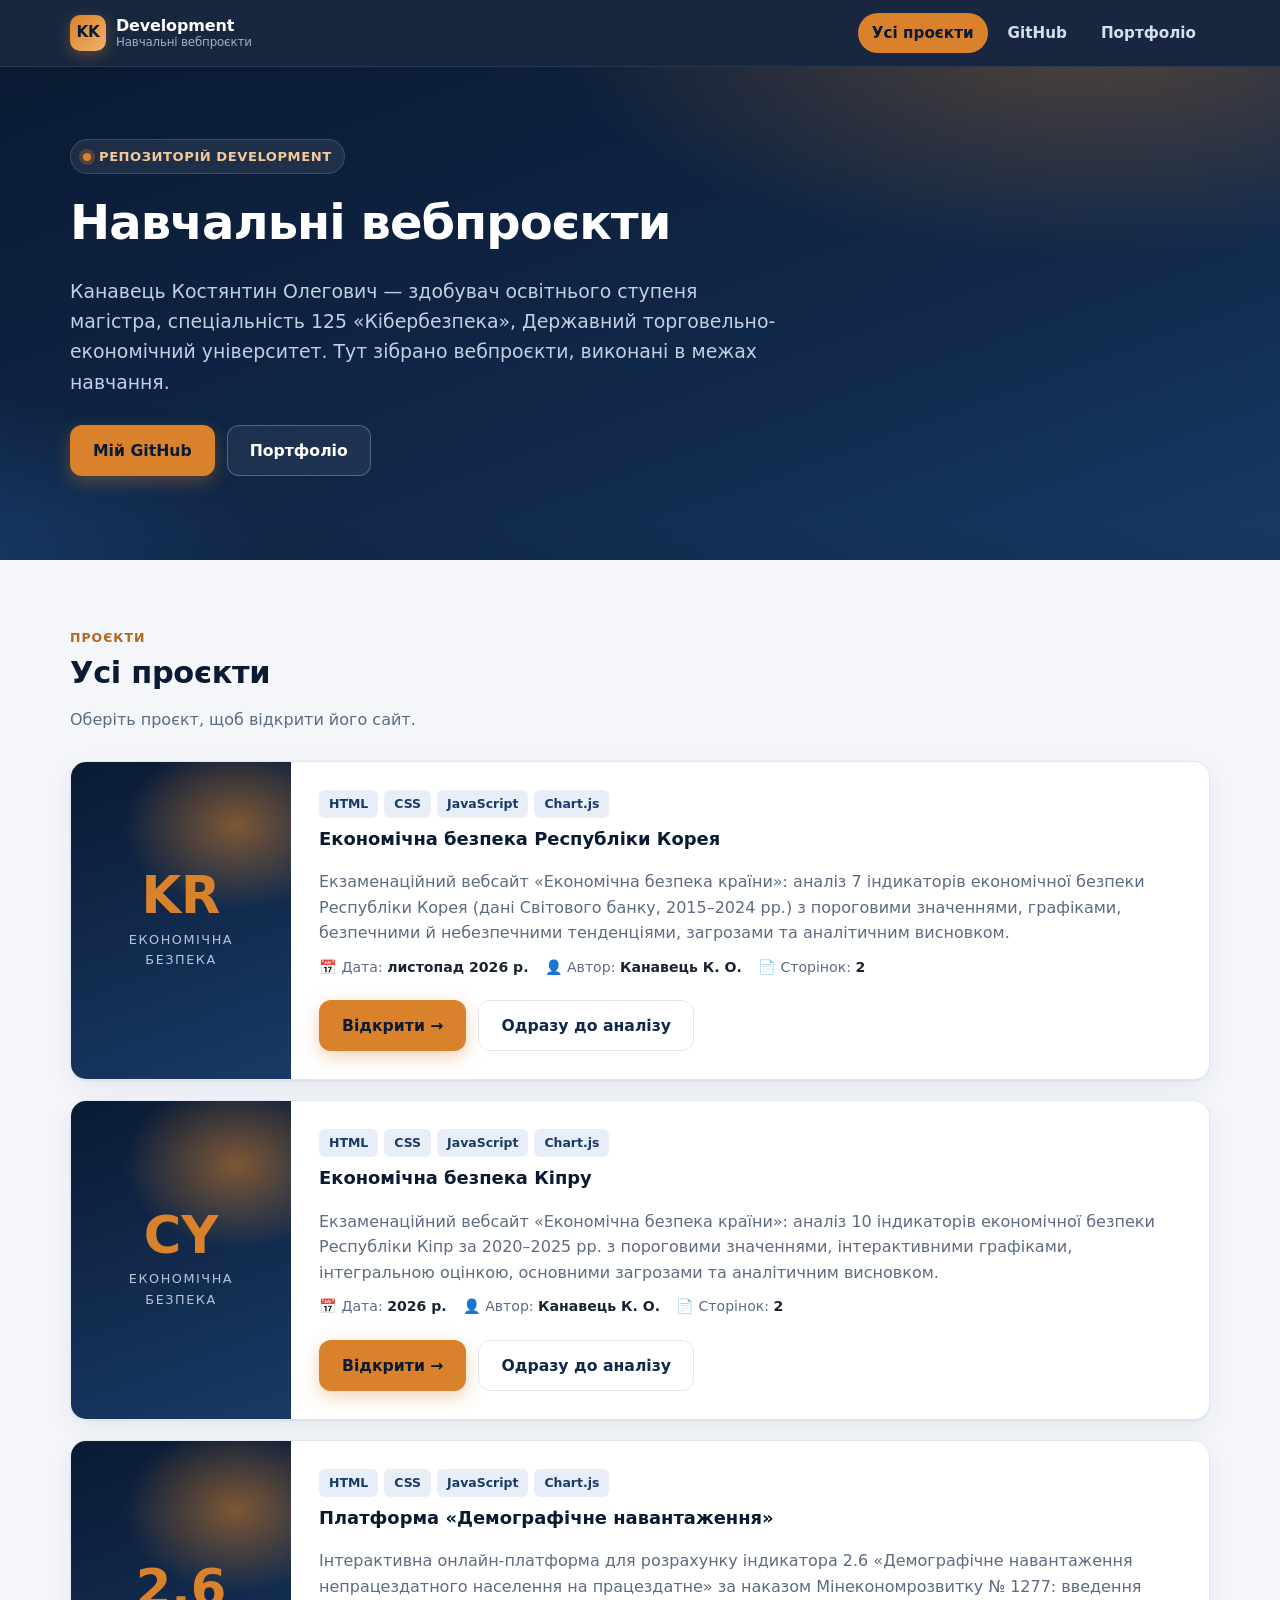
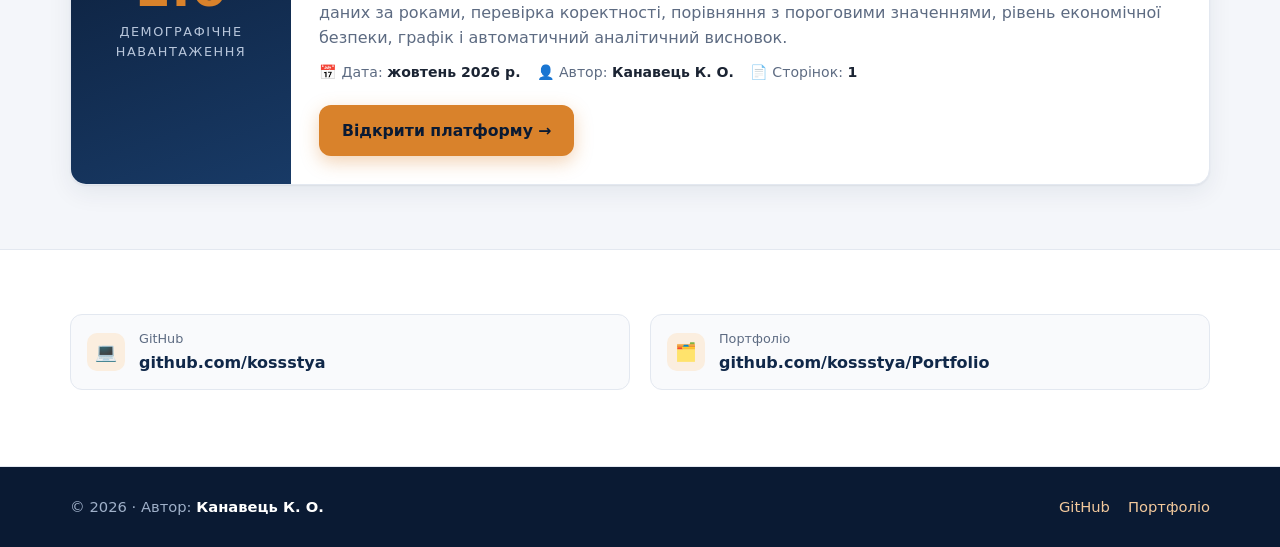
<file: index.html>
<!DOCTYPE html>
<html lang="uk">
<head>
  <meta charset="UTF-8">
  <meta name="viewport" content="width=device-width, initial-scale=1.0">
  <meta name="description" content="Development — навчальні вебпроєкти Канавця Костянтина Олеговича.">
  <meta name="referrer" content="strict-origin-when-cross-origin">
  <meta name="author" content="Канавець Костянтин Олегович">
  <title>Development — проєкти Костянтина Канавця</title>
  <link rel="stylesheet" href="cyprus-economic-security/css/style.css">
</head>
<body>

  <header class="site-header">
    <div class="container nav">
      <a class="brand" href="index.html" aria-label="Development — усі проєкти">
        <span class="brand-logo">KK</span>
        <span>Development<small>Навчальні вебпроєкти</small></span>
      </a>
      <button class="nav-toggle" type="button" aria-label="Відкрити меню" aria-expanded="false" aria-controls="nav-links"><span></span></button>
      <ul class="nav-links" id="nav-links">
        <li><a href="index.html" class="active" aria-current="page">Усі проєкти</a></li>
        <li><a href="https://github.com/kossstya" target="_blank" rel="noopener noreferrer">GitHub</a></li>
        <li><a href="https://github.com/kossstya/Portfolio" target="_blank" rel="noopener noreferrer">Портфоліо</a></li>
      </ul>
    </div>
  </header>

  <main>
    <section class="hero">
      <div class="container">
        <span class="eyebrow">Репозиторій Development</span>
        <h1>Навчальні вебпроєкти</h1>
        <p class="lead">Канавець Костянтин Олегович — здобувач освітнього ступеня магістра,
          спеціальність 125 «Кібербезпека», Державний торговельно-економічний університет.
          Тут зібрано вебпроєкти, виконані в межах навчання.</p>
        <div class="btn-row">
          <a class="btn btn-primary" href="https://github.com/kossstya" target="_blank" rel="noopener noreferrer">Мій GitHub</a>
          <a class="btn btn-ghost" href="https://github.com/kossstya/Portfolio" target="_blank" rel="noopener noreferrer">Портфоліо</a>
        </div>
      </div>
    </section>

    <section class="section">
      <div class="container">
        <div class="section-head reveal">
          <span class="section-kicker">Проєкти</span>
          <h2>Усі проєкти</h2>
          <p>Оберіть проєкт, щоб відкрити його сайт.</p>
        </div>

        <article class="card project-card reveal">
          <div class="project-cover">
            <div>
              <div class="big">KR</div>
              <div class="sub">Економічна безпека</div>
            </div>
          </div>
          <div class="project-body">
            <div class="tags">
              <span class="tag">HTML</span>
              <span class="tag">CSS</span>
              <span class="tag">JavaScript</span>
              <span class="tag">Chart.js</span>
            </div>
            <h3 class="mt-0">Економічна безпека Республіки Корея</h3>
            <p>Екзаменаційний вебсайт «Економічна безпека країни»: аналіз 7 індикаторів економічної
              безпеки Республіки Корея (дані Світового банку, 2015–2024 рр.) з пороговими значеннями,
              графіками, безпечними й небезпечними тенденціями, загрозами та аналітичним висновком.</p>
            <div class="project-meta">
              <span>📅 Дата: <b><time datetime="2026-11">листопад 2026 р.</time></b></span>
              <span>👤 Автор: <b>Канавець К. О.</b></span>
              <span>📄 Сторінок: <b>2</b></span>
            </div>
            <div class="btn-row" style="margin-top:12px">
              <a class="btn btn-primary" href="korea-economic-security/index.html">Відкрити →</a>
              <a class="btn btn-outline" href="korea-economic-security/analysis.html">Одразу до аналізу</a>
            </div>
          </div>
        </article>

        <article class="card project-card reveal" style="margin-top:20px">
          <div class="project-cover">
            <div>
              <div class="big">CY</div>
              <div class="sub">Економічна безпека</div>
            </div>
          </div>
          <div class="project-body">
            <div class="tags">
              <span class="tag">HTML</span>
              <span class="tag">CSS</span>
              <span class="tag">JavaScript</span>
              <span class="tag">Chart.js</span>
            </div>
            <h3 class="mt-0">Економічна безпека Кіпру</h3>
            <p>Екзаменаційний вебсайт «Економічна безпека країни»: аналіз 10 індикаторів економічної
              безпеки Республіки Кіпр за 2020–2025 рр. з пороговими значеннями, інтерактивними
              графіками, інтегральною оцінкою, основними загрозами та аналітичним висновком.</p>
            <div class="project-meta">
              <span>📅 Дата: <b><time datetime="2026">2026 р.</time></b></span>
              <span>👤 Автор: <b>Канавець К. О.</b></span>
              <span>📄 Сторінок: <b>2</b></span>
            </div>
            <div class="btn-row" style="margin-top:12px">
              <a class="btn btn-primary" href="cyprus-economic-security/index.html">Відкрити →</a>
              <a class="btn btn-outline" href="cyprus-economic-security/analysis.html">Одразу до аналізу</a>
            </div>
          </div>
        </article>

        <article class="card project-card reveal" style="margin-top:20px">
          <div class="project-cover">
            <div>
              <div class="big">2.6</div>
              <div class="sub">Демографічне навантаження</div>
            </div>
          </div>
          <div class="project-body">
            <div class="tags">
              <span class="tag">HTML</span>
              <span class="tag">CSS</span>
              <span class="tag">JavaScript</span>
              <span class="tag">Chart.js</span>
            </div>
            <h3 class="mt-0">Платформа «Демографічне навантаження»</h3>
            <p>Інтерактивна онлайн-платформа для розрахунку індикатора 2.6 «Демографічне навантаження
              непрацездатного населення на працездатне» за наказом Мінекономрозвитку № 1277: введення
              даних за роками, перевірка коректності, порівняння з пороговими значеннями, рівень
              економічної безпеки, графік і автоматичний аналітичний висновок.</p>
            <div class="project-meta">
              <span>📅 Дата: <b><time datetime="2026-10">жовтень 2026 р.</time></b></span>
              <span>👤 Автор: <b>Канавець К. О.</b></span>
              <span>📄 Сторінок: <b>1</b></span>
            </div>
            <div class="btn-row" style="margin-top:12px">
              <a class="btn btn-primary" href="demographic-load/index.html">Відкрити платформу →</a>
            </div>
          </div>
        </article>
      </div>
    </section>

    <section class="section section-alt">
      <div class="container grid grid-2">
        <a class="contact-link reveal" href="https://github.com/kossstya" target="_blank" rel="noopener noreferrer">
          <span class="icon-badge">💻</span>
          <span><small>GitHub</small><strong>github.com/kossstya</strong></span>
        </a>
        <a class="contact-link reveal" href="https://github.com/kossstya/Portfolio" target="_blank" rel="noopener noreferrer">
          <span class="icon-badge">🗂️</span>
          <span><small>Портфоліо</small><strong>github.com/kossstya/Portfolio</strong></span>
        </a>
      </div>
    </section>
  </main>

  <footer class="site-footer">
    <div class="container footer-inner">
      <div>© 2026 · Автор: <strong>Канавець К. О.</strong></div>
      <nav class="footer-links" aria-label="Посилання в підвалі">
        <a href="https://github.com/kossstya" target="_blank" rel="noopener noreferrer">GitHub</a>
        <a href="https://github.com/kossstya/Portfolio" target="_blank" rel="noopener noreferrer">Портфоліо</a>
      </nav>
    </div>
  </footer>

  <button class="to-top" type="button" aria-label="Повернутися вгору">↑</button>

  <script src="cyprus-economic-security/js/main.js"></script>
</body>
</html>
</file>
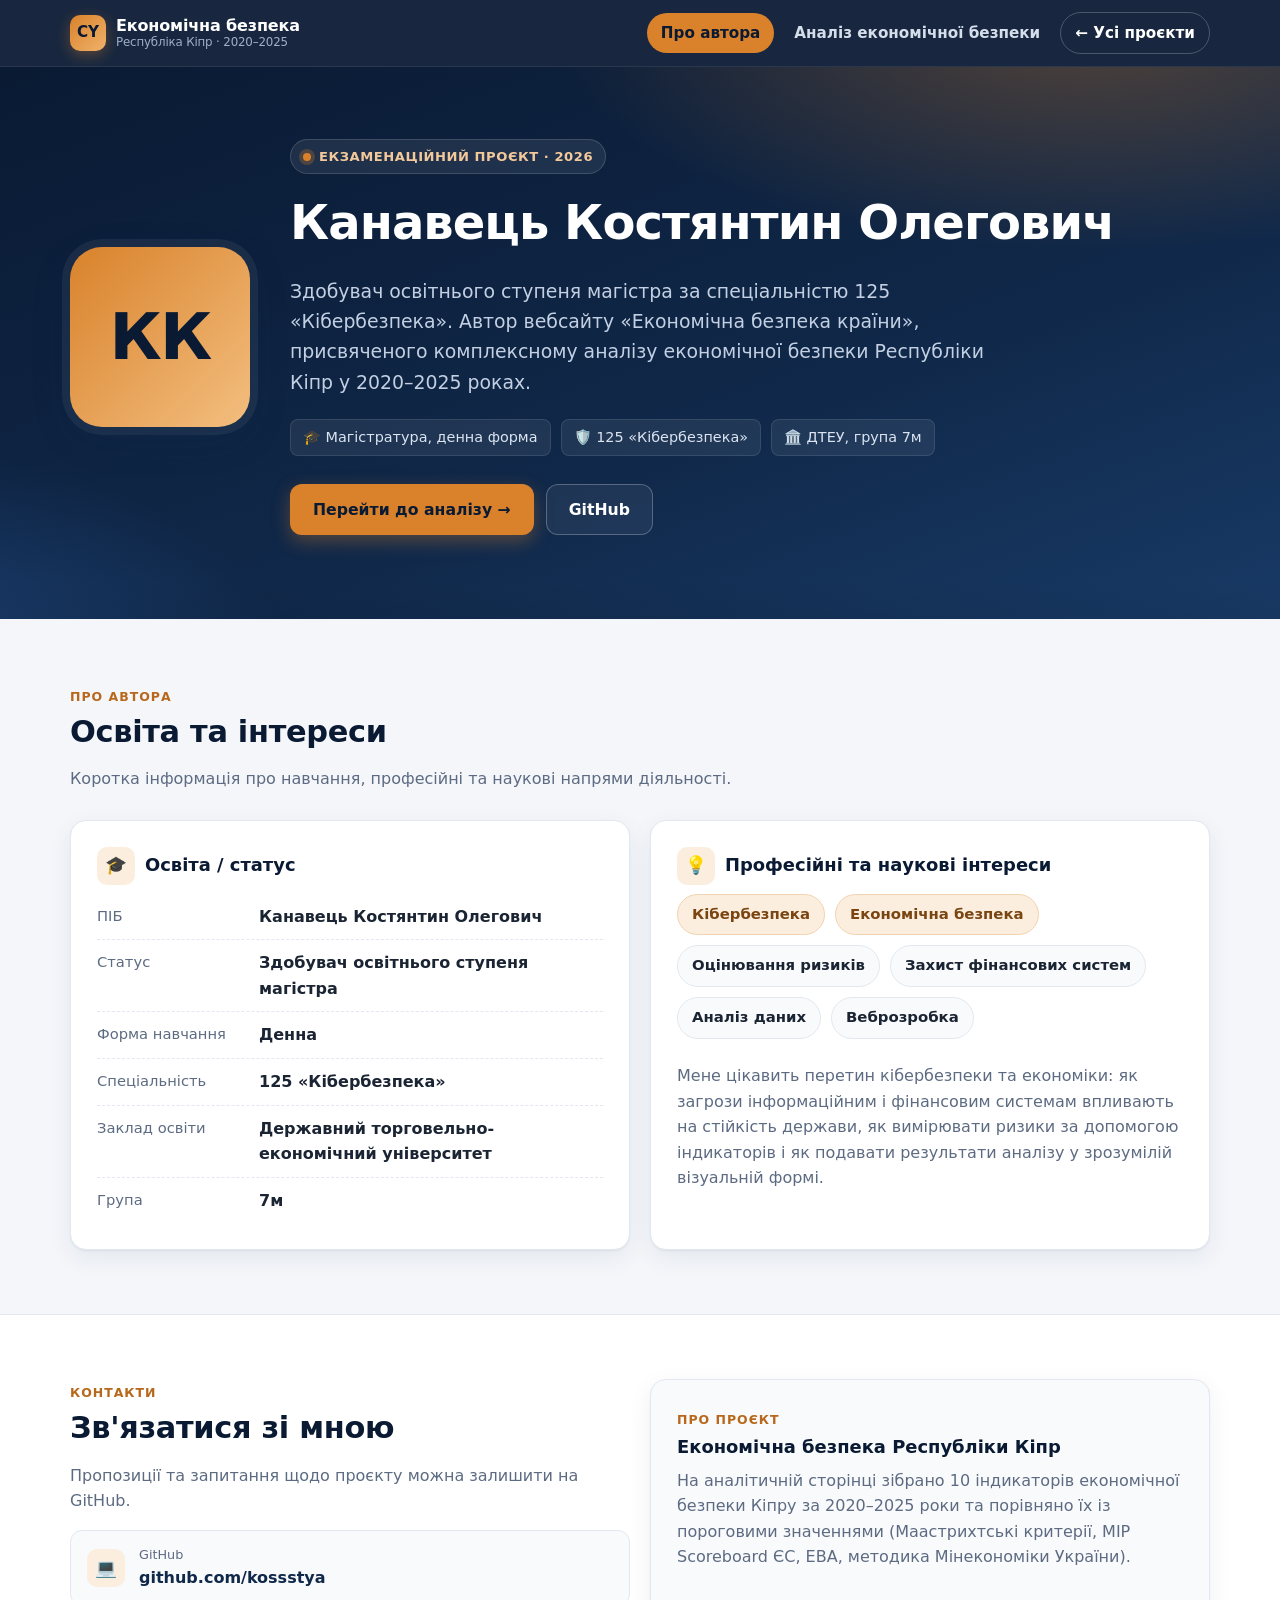
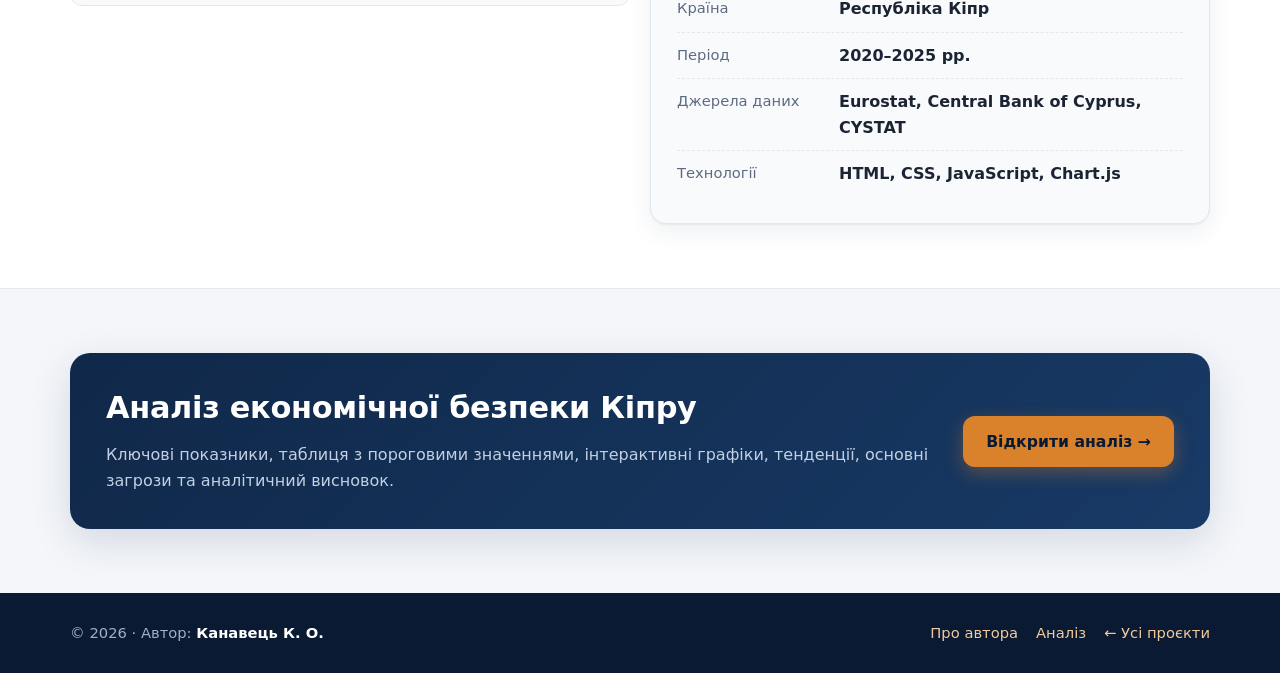
<file: cyprus-economic-security/index.html>
<!DOCTYPE html>
<html lang="uk">
<head>
  <meta charset="UTF-8">
  <meta name="viewport" content="width=device-width, initial-scale=1.0">
  <meta name="description" content="Економічна безпека країни: аналіз Республіки Кіпр. Автор — Канавець Костянтин Олегович.">
  <meta name="referrer" content="strict-origin-when-cross-origin">
  <meta name="author" content="Канавець Костянтин Олегович">
  <title>Про автора — Економічна безпека Кіпру</title>
  <link rel="stylesheet" href="css/style.css">
</head>
<body>

  <header class="site-header">
    <div class="container nav">
      <a class="brand" href="index.html" aria-label="Економічна безпека країни — головна">
        <span class="brand-logo">CY</span>
        <span>Економічна безпека<small>Республіка Кіпр · 2020–2025</small></span>
      </a>
      <button class="nav-toggle" type="button" aria-label="Відкрити меню" aria-expanded="false" aria-controls="nav-links"><span></span></button>
      <ul class="nav-links" id="nav-links">
        <li><a href="index.html" class="active" aria-current="page">Про автора</a></li>
        <li><a href="analysis.html">Аналіз економічної безпеки</a></li>
        <li><a href="../index.html" class="nav-back">← Усі проєкти</a></li>
      </ul>
    </div>
  </header>

  <main>
    <section class="hero">
      <div class="container hero-grid">
        <div class="avatar" aria-hidden="true">КК</div>
        <div>
          <span class="eyebrow">Екзаменаційний проєкт · 2026</span>
          <h1>Канавець Костянтин Олегович</h1>
          <p class="lead">Здобувач освітнього ступеня магістра за спеціальністю 125 «Кібербезпека».
            Автор вебсайту «Економічна безпека країни», присвяченого комплексному аналізу
            економічної безпеки Республіки Кіпр у 2020–2025 роках.</p>
          <div class="hero-meta">
            <span>🎓 Магістратура, денна форма</span>
            <span>🛡️ 125 «Кібербезпека»</span>
            <span>🏛️ ДТЕУ, група 7м</span>
          </div>
          <div class="btn-row">
            <a class="btn btn-primary" href="analysis.html">Перейти до аналізу →</a>
            <a class="btn btn-ghost" href="https://github.com/kossstya" target="_blank" rel="noopener noreferrer">GitHub</a>
          </div>
        </div>
      </div>
    </section>

    <section class="section">
      <div class="container">
        <div class="section-head reveal">
          <span class="section-kicker">Про автора</span>
          <h2>Освіта та інтереси</h2>
          <p>Коротка інформація про навчання, професійні та наукові напрями діяльності.</p>
        </div>

        <div class="grid grid-2">
          <article class="card info-card reveal">
            <h3><span class="icon-badge">🎓</span>Освіта / статус</h3>
            <ul class="info-list">
              <li><span class="k">ПІБ</span><span class="v">Канавець Костянтин Олегович</span></li>
              <li><span class="k">Статус</span><span class="v">Здобувач освітнього ступеня магістра</span></li>
              <li><span class="k">Форма навчання</span><span class="v">Денна</span></li>
              <li><span class="k">Спеціальність</span><span class="v">125 «Кібербезпека»</span></li>
              <li><span class="k">Заклад освіти</span><span class="v">Державний торговельно-економічний університет</span></li>
              <li><span class="k">Група</span><span class="v">7м</span></li>
            </ul>
          </article>

          <article class="card info-card reveal">
            <h3><span class="icon-badge">💡</span>Професійні та наукові інтереси</h3>
            <div class="chips">
              <span class="chip chip-accent">Кібербезпека</span>
              <span class="chip chip-accent">Економічна безпека</span>
              <span class="chip">Оцінювання ризиків</span>
              <span class="chip">Захист фінансових систем</span>
              <span class="chip">Аналіз даних</span>
              <span class="chip">Веброзробка</span>
            </div>
            <p class="text-muted mt-24">Мене цікавить перетин кібербезпеки та економіки: як загрози
              інформаційним і фінансовим системам впливають на стійкість держави, як вимірювати
              ризики за допомогою індикаторів і як подавати результати аналізу у зрозумілій
              візуальній формі.</p>
          </article>
        </div>
      </div>
    </section>

    <section class="section section-alt">
      <div class="container">
        <div class="grid grid-2">
          <div class="reveal">
            <span class="section-kicker">Контакти</span>
            <h2>Зв'язатися зі мною</h2>
            <p class="text-muted">Пропозиції та запитання щодо проєкту можна залишити на GitHub.</p>
            <a class="contact-link" href="https://github.com/kossstya" target="_blank" rel="noopener noreferrer">
              <span class="icon-badge">💻</span>
              <span><small>GitHub</small><strong>github.com/kossstya</strong></span>
            </a>
          </div>

          <article class="card reveal">
            <span class="section-kicker">Про проєкт</span>
            <h3>Економічна безпека Республіки Кіпр</h3>
            <p class="text-muted">На аналітичній сторінці зібрано 10 індикаторів економічної безпеки
              Кіпру за 2020–2025 роки та порівняно їх із пороговими значеннями (Маастрихтські
              критерії, MIP Scoreboard ЄС, EBA, методика Мінекономіки України).</p>
            <ul class="info-list">
              <li><span class="k">Країна</span><span class="v">Республіка Кіпр</span></li>
              <li><span class="k">Період</span><span class="v">2020–2025 рр.</span></li>
              <li><span class="k">Джерела даних</span><span class="v">Eurostat, Central Bank of Cyprus, CYSTAT</span></li>
              <li><span class="k">Технології</span><span class="v">HTML, CSS, JavaScript, Chart.js</span></li>
            </ul>
          </article>
        </div>
      </div>
    </section>

    <section class="section">
      <div class="container">
        <div class="cta-band reveal">
          <div>
            <h2>Аналіз економічної безпеки Кіпру</h2>
            <p>Ключові показники, таблиця з пороговими значеннями, інтерактивні графіки, тенденції,
              основні загрози та аналітичний висновок.</p>
          </div>
          <a class="btn btn-primary" href="analysis.html">Відкрити аналіз →</a>
        </div>
      </div>
    </section>
  </main>

  <footer class="site-footer">
    <div class="container footer-inner">
      <div>© 2026 · Автор: <strong>Канавець К. О.</strong></div>
      <nav class="footer-links" aria-label="Посилання в підвалі">
        <a href="index.html">Про автора</a>
        <a href="analysis.html">Аналіз</a>
        <a href="../index.html">← Усі проєкти</a>
      </nav>
    </div>
  </footer>

  <button class="to-top" type="button" aria-label="Повернутися вгору">↑</button>

  <script src="js/main.js"></script>
</body>
</html>
</file>
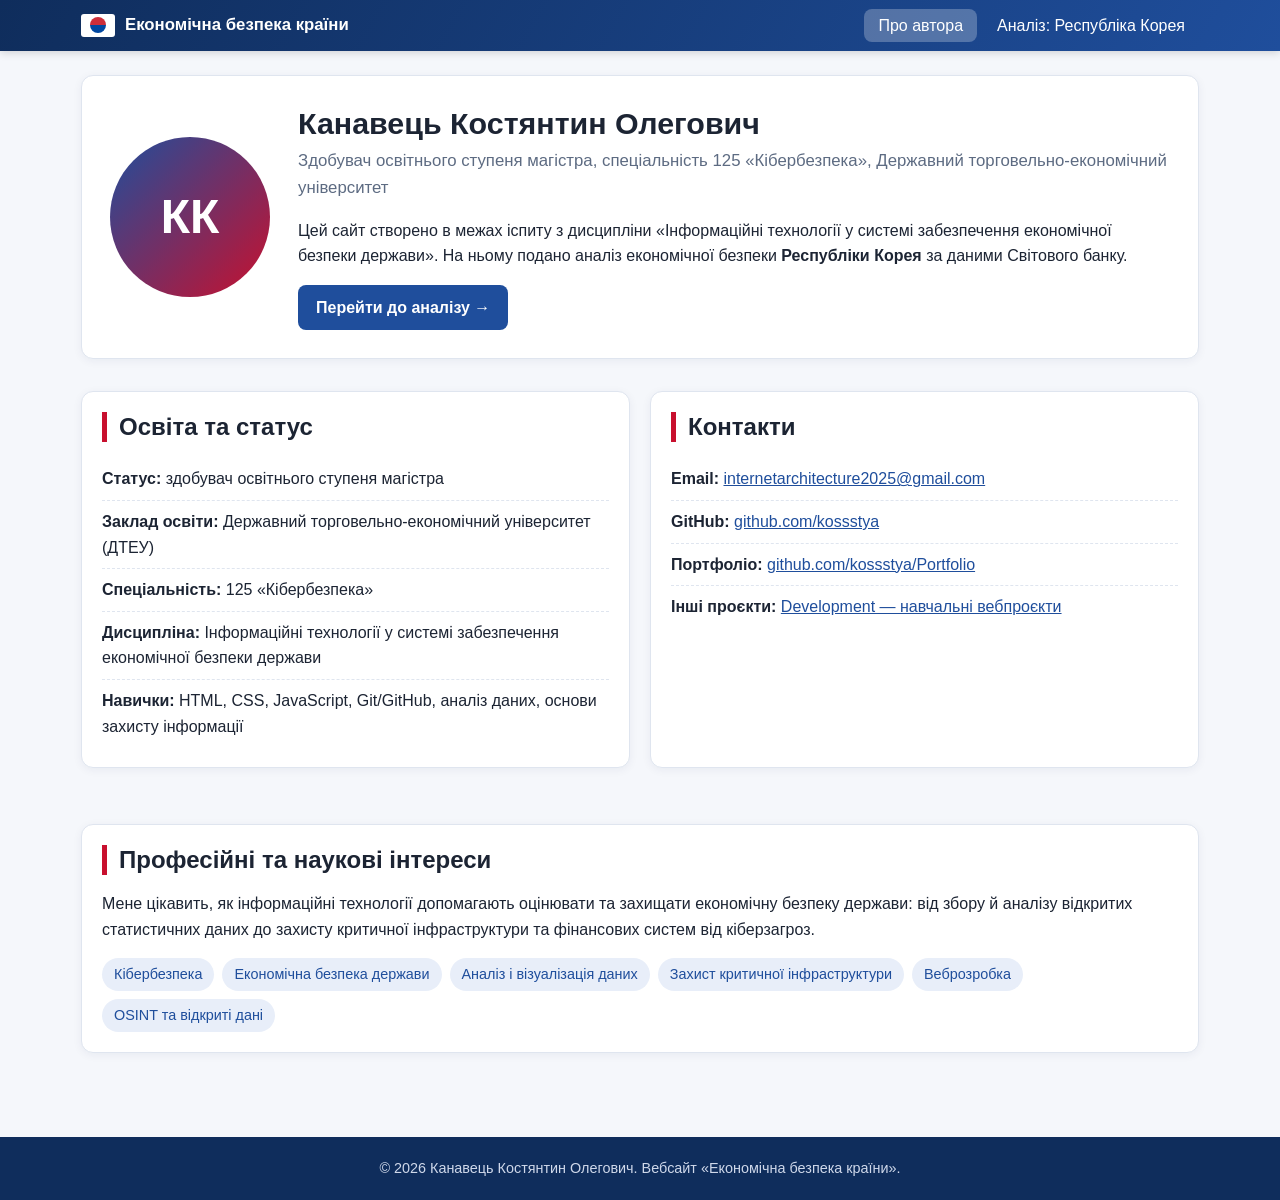
<file: korea-economic-security/index.html>
<!DOCTYPE html>
<html lang="uk">
<head>
  <meta charset="UTF-8">
  <meta name="viewport" content="width=device-width, initial-scale=1.0">
  <title>Про автора | Економічна безпека країни</title>
  <meta name="description" content="Вебсайт «Економічна безпека країни»: аналіз економічної безпеки Республіки Корея. Автор — Канавець Костянтин Олегович.">
  <link rel="stylesheet" href="css/style.css">
</head>
<body>
  <header class="site-header">
    <nav class="nav">
      <a class="brand" href="index.html">
        <span class="brand-flag"><svg width="16" height="16" viewBox="0 0 16 16" aria-hidden="true"><path d="M0 8a8 8 0 0 1 16 0z" fill="#cd2e3a"/><path d="M0 8a8 8 0 0 0 16 0z" fill="#0047a0"/></svg></span>
        Економічна безпека країни
      </a>
      <button class="nav-toggle" aria-label="Меню">☰</button>
      <ul class="nav-links">
        <li><a href="index.html" class="active">Про автора</a></li>
        <li><a href="analysis.html">Аналіз: Республіка Корея</a></li>
      </ul>
    </nav>
  </header>

  <main>
    <section class="hero">
      <div class="avatar">КК</div>
      <div>
        <h1>Канавець Костянтин Олегович</h1>
        <p class="role">Здобувач освітнього ступеня магістра, спеціальність 125 «Кібербезпека», Державний торговельно-економічний університет</p>
        <p>Цей сайт створено в межах іспиту з дисципліни «Інформаційні технології у системі забезпечення економічної безпеки держави». На ньому подано аналіз економічної безпеки <strong>Республіки Корея</strong> за даними Світового банку.</p>
        <a class="btn" href="analysis.html">Перейти до аналізу →</a>
      </div>
    </section>

    <div class="grid-2">
      <section class="card">
        <h2>Освіта та статус</h2>
        <ul class="info-list">
          <li><strong>Статус:</strong> здобувач освітнього ступеня магістра</li>
          <li><strong>Заклад освіти:</strong> Державний торговельно-економічний університет (ДТЕУ)</li>
          <li><strong>Спеціальність:</strong> 125 «Кібербезпека»</li>
          <li><strong>Дисципліна:</strong> Інформаційні технології у системі забезпечення економічної безпеки держави</li>
          <li><strong>Навички:</strong> HTML, CSS, JavaScript, Git/GitHub, аналіз даних, основи захисту інформації</li>
        </ul>
      </section>

      <section class="card">
        <h2>Контакти</h2>
        <ul class="info-list">
          <li><strong>Email:</strong> <a href="mailto:internetarchitecture2025@gmail.com">internetarchitecture2025@gmail.com</a></li>
          <li><strong>GitHub:</strong> <a href="https://github.com/kossstya" target="_blank" rel="noopener">github.com/kossstya</a></li>
          <li><strong>Портфоліо:</strong> <a href="https://github.com/kossstya/Portfolio" target="_blank" rel="noopener">github.com/kossstya/Portfolio</a></li>
          <li><strong>Інші проєкти:</strong> <a href="../index.html">Development — навчальні вебпроєкти</a></li>
        </ul>
      </section>
    </div>

    <section class="card" style="margin-top:20px">
      <h2>Професійні та наукові інтереси</h2>
      <p>Мене цікавить, як інформаційні технології допомагають оцінювати та захищати економічну безпеку держави: від збору й аналізу відкритих статистичних даних до захисту критичної інфраструктури та фінансових систем від кіберзагроз.</p>
      <div class="tags">
        <span class="tag">Кібербезпека</span>
        <span class="tag">Економічна безпека держави</span>
        <span class="tag">Аналіз і візуалізація даних</span>
        <span class="tag">Захист критичної інфраструктури</span>
        <span class="tag">Веброзробка</span>
        <span class="tag">OSINT та відкриті дані</span>
      </div>
    </section>
  </main>

  <footer class="site-footer">
    © 2026 Канавець Костянтин Олегович. Вебсайт «Економічна безпека країни».
  </footer>
  <script src="js/nav.js"></script>
</body>
</html>
</file>
<file: cyprus-economic-security/css/style.css>
/* =========================================================
   Економічна безпека Кіпру — єдиний стиль сайту
   Автор: Канавець Костянтин Олегович, 2026
   ========================================================= */

:root {
  --navy-900: #0a1a33;
  --navy-800: #102849;
  --navy-700: #183a66;
  --accent: #d9822b;          /* мідний — символ Кіпру */
  --accent-dark: #b8681a;
  --accent-soft: #fbeedf;

  --bg: #f4f6fa;
  --surface: #ffffff;
  --surface-2: #f9fafc;
  --border: #e3e8f0;
  --text: #1b2433;
  --muted: #5d6b82;

  --safe: #16955a;
  --safe-bg: #e3f5ec;
  --danger: #d23f3f;
  --danger-bg: #fbe6e6;
  --warn: #c98a0c;
  --warn-bg: #fdf3dc;
  --na-bg: #eef1f5;

  --radius: 16px;
  --radius-sm: 10px;
  --shadow: 0 1px 2px rgba(16, 40, 73, .06), 0 8px 24px rgba(16, 40, 73, .07);
  --shadow-lg: 0 12px 40px rgba(16, 40, 73, .14);
  --max: 1180px;
  --font: "Inter", "Segoe UI", system-ui, -apple-system, Roboto, Arial, sans-serif;
}

*,
*::before,
*::after { box-sizing: border-box; }

html { scroll-behavior: smooth; }

body {
  margin: 0;
  font-family: var(--font);
  font-size: 16px;
  line-height: 1.6;
  color: var(--text);
  background: var(--bg);
  -webkit-font-smoothing: antialiased;
  display: flex;
  flex-direction: column;
  min-height: 100vh;
}

main { flex: 1; }

img { max-width: 100%; display: block; }

a { color: var(--navy-700); text-decoration: none; }
a:hover { color: var(--accent-dark); }

h1, h2, h3, h4 { line-height: 1.25; margin: 0 0 .5em; color: var(--navy-900); }
h1 { font-size: clamp(1.9rem, 4.5vw, 3rem); font-weight: 800; letter-spacing: -.02em; }
h2 { font-size: clamp(1.4rem, 3vw, 1.9rem); font-weight: 750; letter-spacing: -.01em; }
h3 { font-size: 1.12rem; font-weight: 700; }
p { margin: 0 0 1em; }

.container {
  width: 100%;
  max-width: var(--max);
  margin: 0 auto;
  padding: 0 20px;
}

/* ---------- Header / navigation ---------- */
.site-header {
  position: sticky;
  top: 0;
  z-index: 50;
  background: rgba(10, 26, 51, .94);
  backdrop-filter: saturate(160%) blur(10px);
  -webkit-backdrop-filter: saturate(160%) blur(10px);
  border-bottom: 1px solid rgba(255, 255, 255, .08);
}

.nav {
  display: flex;
  align-items: center;
  justify-content: space-between;
  gap: 16px;
  min-height: 66px;
}

.brand {
  display: flex;
  align-items: center;
  gap: 10px;
  color: #fff;
  font-weight: 750;
  letter-spacing: -.01em;
  white-space: nowrap;
}
.brand:hover { color: #fff; }
.brand-logo {
  width: 36px;
  height: 36px;
  border-radius: 10px;
  background: linear-gradient(135deg, var(--accent), #f0b26b);
  display: grid;
  place-items: center;
  color: var(--navy-900);
  font-weight: 900;
  font-size: .95rem;
  box-shadow: 0 4px 14px rgba(217, 130, 43, .35);
}
.brand small { display: block; font-weight: 500; font-size: .74rem; color: #9fb0c9; line-height: 1.1; }
.brand span { line-height: 1.15; }

.nav-links {
  display: flex;
  align-items: center;
  gap: 6px;
  list-style: none;
  margin: 0;
  padding: 0;
}
.nav-links a {
  display: block;
  padding: 8px 14px;
  border-radius: 999px;
  color: #d5deeb;
  font-weight: 550;
  font-size: .95rem;
  transition: background .2s, color .2s;
}
.nav-links a:hover { background: rgba(255, 255, 255, .08); color: #fff; }
.nav-links a.active { background: var(--accent); color: var(--navy-900); }
.nav-links a.nav-back {
  border: 1px solid rgba(255, 255, 255, .22);
  color: #fff;
}
.nav-links a.nav-back:hover { border-color: var(--accent); background: rgba(217, 130, 43, .15); }

.nav-toggle {
  display: none;
  width: 44px;
  height: 44px;
  border: 1px solid rgba(255, 255, 255, .2);
  background: transparent;
  border-radius: 10px;
  cursor: pointer;
  padding: 0;
  position: relative;
}
.nav-toggle span,
.nav-toggle span::before,
.nav-toggle span::after {
  position: absolute;
  left: 50%;
  width: 20px;
  height: 2px;
  background: #fff;
  border-radius: 2px;
  transform: translateX(-50%);
  transition: transform .25s, background .25s;
  content: "";
}
.nav-toggle span { top: 50%; margin-top: -1px; }
.nav-toggle span::before { top: -6px; }
.nav-toggle span::after { top: 6px; }
.nav-open .nav-toggle span { background: transparent; }
.nav-open .nav-toggle span::before { transform: translateX(-50%) translateY(6px) rotate(45deg); }
.nav-open .nav-toggle span::after { transform: translateX(-50%) translateY(-6px) rotate(-45deg); }

/* ---------- Hero ---------- */
.hero {
  position: relative;
  overflow: hidden;
  color: #e8eef7;
  background:
    radial-gradient(900px 400px at 85% -10%, rgba(217, 130, 43, .35), transparent 60%),
    radial-gradient(700px 380px at -10% 110%, rgba(54, 120, 210, .35), transparent 60%),
    linear-gradient(160deg, var(--navy-900), var(--navy-800) 60%, var(--navy-700));
  padding: 72px 0 84px;
}
.hero h1 { color: #fff; }
.hero p.lead { font-size: clamp(1rem, 2vw, 1.18rem); color: #c3d0e3; max-width: 720px; }
.hero::after {
  content: "";
  position: absolute;
  inset: auto 0 0 0;
  height: 40px;
  background: linear-gradient(to bottom, transparent, rgba(0, 0, 0, .06));
  pointer-events: none;
}
.eyebrow {
  display: inline-flex;
  align-items: center;
  gap: 8px;
  padding: 6px 12px;
  border-radius: 999px;
  background: rgba(255, 255, 255, .08);
  border: 1px solid rgba(255, 255, 255, .14);
  color: #f3c99c;
  font-size: .82rem;
  font-weight: 600;
  letter-spacing: .04em;
  text-transform: uppercase;
  margin-bottom: 18px;
}
.eyebrow::before {
  content: "";
  width: 8px;
  height: 8px;
  border-radius: 50%;
  background: var(--accent);
  box-shadow: 0 0 0 4px rgba(217, 130, 43, .25);
}

.hero-grid {
  display: grid;
  grid-template-columns: auto 1fr;
  gap: 40px;
  align-items: center;
}
.avatar {
  width: 180px;
  height: 180px;
  border-radius: 32px;
  background: linear-gradient(135deg, var(--accent), #f3be7f);
  display: grid;
  place-items: center;
  font-size: 4rem;
  font-weight: 900;
  color: var(--navy-900);
  box-shadow: var(--shadow-lg), 0 0 0 8px rgba(255, 255, 255, .06);
  letter-spacing: -.03em;
}
.hero-meta {
  display: flex;
  flex-wrap: wrap;
  gap: 10px;
  margin-top: 22px;
}
.hero-meta span {
  padding: 6px 12px;
  border-radius: 8px;
  background: rgba(255, 255, 255, .07);
  border: 1px solid rgba(255, 255, 255, .1);
  font-size: .9rem;
  color: #dbe4f1;
}

/* ---------- Buttons ---------- */
.btn {
  display: inline-flex;
  align-items: center;
  justify-content: center;
  gap: 8px;
  padding: 12px 22px;
  border-radius: 12px;
  font-weight: 650;
  font-size: .98rem;
  border: 1px solid transparent;
  cursor: pointer;
  transition: transform .15s, box-shadow .2s, background .2s, color .2s;
  font-family: inherit;
}
.btn:hover { transform: translateY(-1px); }
.btn-primary { background: var(--accent); color: var(--navy-900); box-shadow: 0 6px 18px rgba(217, 130, 43, .35); }
.btn-primary:hover { background: #e8913a; color: var(--navy-900); }
.btn-ghost { background: rgba(255, 255, 255, .06); color: #fff; border-color: rgba(255, 255, 255, .25); }
.btn-ghost:hover { color: #fff; border-color: var(--accent); }
.btn-outline { background: var(--surface); color: var(--navy-800); border-color: var(--border); }
.btn-outline:hover { border-color: var(--accent); color: var(--accent-dark); }
.btn-row { display: flex; flex-wrap: wrap; gap: 12px; margin-top: 28px; }

/* ---------- Sections ---------- */
.section { padding: 64px 0; }
.section-alt { background: var(--surface); border-top: 1px solid var(--border); border-bottom: 1px solid var(--border); }
.section-head { margin-bottom: 28px; max-width: 820px; }
.section-head p { color: var(--muted); }
.section-kicker {
  display: inline-block;
  font-size: .78rem;
  font-weight: 700;
  letter-spacing: .08em;
  text-transform: uppercase;
  color: var(--accent-dark);
  margin-bottom: 6px;
}

.card {
  background: var(--surface);
  border: 1px solid var(--border);
  border-radius: var(--radius);
  box-shadow: var(--shadow);
  padding: 26px;
}
.section-alt .card { background: var(--surface-2); }

.grid { display: grid; gap: 20px; }
.grid > *, .kpi-grid > *, .threat-grid > * { min-width: 0; }
.chart-box canvas { max-width: 100%; }
.grid-2 { grid-template-columns: repeat(2, minmax(0, 1fr)); }
.grid-3 { grid-template-columns: repeat(3, minmax(0, 1fr)); }

/* ---------- Author page ---------- */
.info-card h3 { display: flex; align-items: center; gap: 10px; }
.icon-badge {
  width: 38px;
  height: 38px;
  border-radius: 10px;
  background: var(--accent-soft);
  color: var(--accent-dark);
  display: inline-grid;
  place-items: center;
  font-size: 1.1rem;
  flex-shrink: 0;
}
.info-list { list-style: none; margin: 0; padding: 0; }
.info-list li {
  display: grid;
  grid-template-columns: 150px 1fr;
  gap: 12px;
  padding: 10px 0;
  border-bottom: 1px dashed var(--border);
}
.info-list li:last-child { border-bottom: 0; }
.info-list .k { color: var(--muted); font-size: .92rem; }
.info-list .v { font-weight: 600; }

.chips { display: flex; flex-wrap: wrap; gap: 10px; }
.chip {
  padding: 8px 14px;
  border-radius: 999px;
  background: var(--surface-2);
  border: 1px solid var(--border);
  font-weight: 550;
  font-size: .93rem;
}
.chip-accent { background: var(--accent-soft); border-color: #f2d3b0; color: #7a4510; }

.contact-link {
  display: flex;
  align-items: center;
  gap: 14px;
  padding: 14px 16px;
  border-radius: 12px;
  border: 1px solid var(--border);
  background: var(--surface-2);
  margin-bottom: 12px;
  transition: border-color .2s, transform .15s;
  word-break: break-all;
}
.contact-link:hover { border-color: var(--accent); transform: translateX(2px); }
.contact-link small { display: block; color: var(--muted); font-size: .8rem; word-break: normal; }
.contact-link strong { color: var(--navy-800); font-weight: 650; }

.cta-band {
  background: linear-gradient(135deg, var(--navy-800), var(--navy-700));
  color: #dfe7f3;
  border-radius: 20px;
  padding: 36px;
  display: grid;
  grid-template-columns: 1fr auto;
  gap: 24px;
  align-items: center;
  box-shadow: var(--shadow-lg);
}
.cta-band h2 { color: #fff; }
.cta-band p { margin: 0; color: #c3d0e3; }

/* ---------- KPI cards ---------- */
.kpi-grid {
  display: grid;
  grid-template-columns: repeat(auto-fill, minmax(210px, 1fr));
  gap: 16px;
}
.kpi {
  position: relative;
  background: var(--surface);
  border: 1px solid var(--border);
  border-radius: 14px;
  padding: 18px 18px 16px;
  box-shadow: var(--shadow);
  overflow: hidden;
}
.kpi::before {
  content: "";
  position: absolute;
  left: 0; top: 0; bottom: 0;
  width: 4px;
  background: var(--muted);
}
.kpi.safe::before { background: var(--safe); }
.kpi.danger::before { background: var(--danger); }
.kpi-title { font-size: .86rem; color: var(--muted); font-weight: 550; min-height: 2.6em; line-height: 1.3; }
.kpi-value { font-size: 1.85rem; font-weight: 800; color: var(--navy-900); letter-spacing: -.02em; margin: 6px 0 4px; }
.kpi-value small { font-size: .95rem; font-weight: 600; color: var(--muted); margin-left: 2px; }
.kpi-foot { display: flex; justify-content: space-between; align-items: center; gap: 8px; font-size: .82rem; color: var(--muted); flex-wrap: wrap; }

.badge {
  display: inline-flex;
  align-items: center;
  gap: 6px;
  padding: 3px 10px;
  border-radius: 999px;
  font-size: .78rem;
  font-weight: 700;
  white-space: nowrap;
}
.badge::before { content: ""; width: 7px; height: 7px; border-radius: 50%; background: currentColor; }
.badge-safe { background: var(--safe-bg); color: var(--safe); }
.badge-danger { background: var(--danger-bg); color: var(--danger); }
.badge-warn { background: var(--warn-bg); color: var(--warn); }
.badge-high { background: var(--danger-bg); color: var(--danger); }
.badge-mid { background: var(--warn-bg); color: #a26c00; }
.badge-low { background: #e6eefb; color: #2d5ea8; }

.summary-strip {
  display: grid;
  grid-template-columns: repeat(3, minmax(0, 1fr));
  gap: 16px;
  margin-bottom: 24px;
}
.summary-item {
  border-radius: 14px;
  padding: 16px 18px;
  background: var(--surface);
  border: 1px solid var(--border);
  box-shadow: var(--shadow);
}
.summary-item .num { font-size: 1.8rem; font-weight: 800; letter-spacing: -.02em; }
.summary-item .lbl { color: var(--muted); font-size: .9rem; }
.summary-item.safe .num { color: var(--safe); }
.summary-item.danger .num { color: var(--danger); }
.summary-item.neutral .num { color: var(--navy-700); }

/* ---------- Table ---------- */
.table-wrap {
  overflow-x: auto;
  -webkit-overflow-scrolling: touch;
  border-radius: var(--radius);
  border: 1px solid var(--border);
  background: var(--surface);
  box-shadow: var(--shadow);
}
.data-table {
  width: 100%;
  border-collapse: separate;
  border-spacing: 0;
  min-width: 860px;
  font-size: .94rem;
}
.data-table th,
.data-table td {
  padding: 12px 14px;
  text-align: center;
  border-bottom: 1px solid var(--border);
  white-space: nowrap;
}
.data-table thead th {
  background: var(--navy-800);
  color: #fff;
  font-weight: 650;
  font-size: .88rem;
  position: sticky;
  top: 0;
}
.data-table th.ind,
.data-table td.ind {
  text-align: left;
  white-space: normal;
  min-width: 250px;
  position: sticky;
  left: 0;
  background: var(--surface);
  z-index: 1;
  font-weight: 600;
  box-shadow: 1px 0 0 var(--border);
}
.data-table thead th.ind { background: var(--navy-800); z-index: 2; }
.data-table tbody tr:last-child td { border-bottom: 0; }
.data-table td.cell-safe { background: var(--safe-bg); color: #0d6b3f; font-weight: 650; }
.data-table td.cell-danger { background: var(--danger-bg); color: #a32424; font-weight: 650; }
.data-table td.cell-na { background: var(--na-bg); color: var(--muted); font-style: italic; }
.data-table td.thr { font-weight: 700; color: var(--navy-700); background: var(--accent-soft); }
.data-table thead th.thr { background: var(--accent-dark); }
.data-table tbody tr:hover td:not(.ind) { filter: brightness(.97); }
.data-table tfoot td { background: var(--surface-2); font-weight: 700; border-top: 2px solid var(--border); }
.data-table tfoot td.ind { background: var(--surface-2); }

.legend { display: flex; flex-wrap: wrap; gap: 18px; margin-top: 14px; color: var(--muted); font-size: .88rem; }
.legend i { display: inline-block; width: 14px; height: 14px; border-radius: 4px; vertical-align: -2px; margin-right: 6px; }
.legend .l-safe { background: var(--safe-bg); border: 1px solid var(--safe); }
.legend .l-danger { background: var(--danger-bg); border: 1px solid var(--danger); }
.legend .l-na { background: var(--na-bg); border: 1px solid #b8c1cf; }
.legend .l-thr { background: var(--accent-soft); border: 1px solid var(--accent); }

/* ---------- Charts ---------- */
.chart-card { padding: 22px; }
.chart-head { display: flex; justify-content: space-between; align-items: flex-start; gap: 16px; flex-wrap: wrap; margin-bottom: 14px; }
.chart-head p { color: var(--muted); margin: 0; font-size: .92rem; }
.chart-box { position: relative; height: 380px; width: 100%; }
.chart-box.sm { height: 330px; }
.chart-fallback { display: grid; place-items: center; height: 100%; color: var(--muted); text-align: center; padding: 20px; }

.chart-switch { display: flex; flex-wrap: wrap; gap: 8px; margin-bottom: 16px; }
.chart-switch button {
  font-family: inherit;
  font-size: .86rem;
  font-weight: 600;
  padding: 8px 13px;
  border-radius: 999px;
  border: 1px solid var(--border);
  background: var(--surface-2);
  color: var(--navy-800);
  cursor: pointer;
  transition: all .2s;
}
.chart-switch button:hover { border-color: var(--accent); }
.chart-switch button.active { background: var(--navy-800); border-color: var(--navy-800); color: #fff; }
.chart-select { display: none; width: 100%; padding: 11px 12px; border-radius: 10px; border: 1px solid var(--border); font: inherit; margin-bottom: 14px; background: var(--surface); color: var(--text); }

.chart-note {
  margin-top: 14px;
  padding: 12px 14px;
  border-radius: 10px;
  background: var(--surface-2);
  border: 1px solid var(--border);
  font-size: .9rem;
  color: var(--muted);
}
.chart-note strong { color: var(--text); }

/* ---------- Trends ---------- */
.trend-col h3 { display: flex; align-items: center; gap: 10px; }
.trend-col.safe h3 { color: var(--safe); }
.trend-col.danger h3 { color: var(--danger); }
.trend-list { list-style: none; padding: 0; margin: 0; display: grid; gap: 12px; }
.trend-item {
  border: 1px solid var(--border);
  border-radius: 12px;
  padding: 14px 16px;
  background: var(--surface);
}
.trend-col.safe .trend-item { border-left: 4px solid var(--safe); }
.trend-col.danger .trend-item { border-left: 4px solid var(--danger); }
.trend-item .t-head { display: flex; justify-content: space-between; gap: 10px; align-items: baseline; flex-wrap: wrap; }
.trend-item .t-name { font-weight: 700; }
.trend-item .t-delta { font-weight: 800; font-size: .95rem; white-space: nowrap; }
.trend-item .t-body { color: var(--muted); font-size: .9rem; margin-top: 4px; }

/* ---------- Threats ---------- */
.threat-grid { display: grid; grid-template-columns: repeat(3, minmax(0, 1fr)); gap: 20px; }
.threat {
  display: flex;
  flex-direction: column;
  gap: 10px;
  position: relative;
  transition: transform .2s, box-shadow .2s;
}
.threat:hover { transform: translateY(-3px); box-shadow: var(--shadow-lg); }
.threat-top { display: flex; justify-content: space-between; align-items: center; gap: 10px; }
.threat-num {
  width: 40px; height: 40px; border-radius: 12px;
  background: var(--navy-800); color: #fff;
  display: grid; place-items: center; font-weight: 800;
}
.threat p { color: var(--muted); font-size: .93rem; margin: 0; }
.threat .meter { height: 6px; border-radius: 999px; background: var(--border); overflow: hidden; margin-top: auto; }
.threat .meter span { display: block; height: 100%; border-radius: inherit; }
.threat .ind-tag { font-size: .8rem; color: var(--navy-700); font-weight: 600; }

/* ---------- Conclusion & sources ---------- */
.conclusion { border-left: 5px solid var(--accent); }
.conclusion p:last-child { margin-bottom: 0; }
.conclusion ul { padding-left: 1.2em; margin: 0 0 1em; }
.conclusion li { margin-bottom: .4em; }
.sources { counter-reset: src; list-style: none; padding: 0; margin: 0; display: grid; gap: 10px; }
.sources li {
  counter-increment: src;
  display: grid;
  grid-template-columns: 34px 1fr;
  gap: 10px;
  align-items: start;
  padding: 12px 14px;
  border-radius: 12px;
  border: 1px solid var(--border);
  background: var(--surface);
  font-size: .94rem;
}
.sources li::before {
  content: counter(src);
  width: 28px; height: 28px; border-radius: 8px;
  display: grid; place-items: center;
  background: var(--accent-soft); color: var(--accent-dark); font-weight: 800; font-size: .85rem;
}
.sources a { word-break: break-word; }

/* ---------- Page TOC (analysis) ---------- */
.toc { display: flex; flex-wrap: wrap; gap: 8px; margin-top: 26px; }
.toc a {
  padding: 7px 13px;
  border-radius: 999px;
  font-size: .86rem;
  color: #dbe4f1;
  background: rgba(255, 255, 255, .07);
  border: 1px solid rgba(255, 255, 255, .12);
}
.toc a:hover { color: #fff; border-color: var(--accent); }

/* ---------- Repository hub page ---------- */
.project-card {
  display: grid;
  grid-template-columns: 220px 1fr;
  gap: 0;
  padding: 0;
  overflow: hidden;
}
.project-cover {
  background:
    radial-gradient(160px 120px at 75% 20%, rgba(217, 130, 43, .55), transparent 70%),
    linear-gradient(160deg, var(--navy-900), var(--navy-700));
  display: grid;
  place-items: center;
  color: #fff;
  min-height: 220px;
  padding: 20px;
  text-align: center;
}
.project-cover .big { font-size: 3.2rem; font-weight: 900; color: var(--accent); line-height: 1; }
.project-cover .sub { font-size: .8rem; letter-spacing: .12em; text-transform: uppercase; color: #b7c5da; margin-top: 8px; }
.project-body { padding: 28px; display: flex; flex-direction: column; gap: 10px; }
.project-body p { color: var(--muted); margin: 0; }
.project-meta { display: flex; flex-wrap: wrap; gap: 8px 16px; font-size: .88rem; color: var(--muted); }
.project-meta b { color: var(--text); font-weight: 650; }
.tags { display: flex; flex-wrap: wrap; gap: 6px; }
.tag { font-size: .78rem; font-weight: 650; padding: 4px 10px; border-radius: 6px; background: #e8eef8; color: var(--navy-700); }

/* ---------- Footer ---------- */
.site-footer {
  background: var(--navy-900);
  color: #9fb0c9;
  padding: 28px 0;
  font-size: .92rem;
  margin-top: 0;
}
.footer-inner { display: flex; justify-content: space-between; align-items: center; gap: 16px; flex-wrap: wrap; }
.site-footer strong { color: #fff; font-weight: 650; }
.site-footer a { color: #f3c99c; }
.site-footer a:hover { color: #fff; }
.footer-links { display: flex; gap: 18px; flex-wrap: wrap; }

/* ---------- Utilities ---------- */
.mt-0 { margin-top: 0; }
.mt-24 { margin-top: 24px; }
.text-muted { color: var(--muted); }
.safe-text { color: var(--safe); }
.danger-text { color: var(--danger); }
.js .reveal { opacity: 0; transform: translateY(14px); transition: opacity .6s ease, transform .6s ease; }
.js .reveal.visible { opacity: 1; transform: none; }
.to-top {
  position: fixed;
  right: 18px;
  bottom: 18px;
  width: 46px;
  height: 46px;
  border-radius: 14px;
  border: 0;
  background: var(--accent);
  color: var(--navy-900);
  font-size: 1.3rem;
  font-weight: 800;
  cursor: pointer;
  box-shadow: var(--shadow-lg);
  opacity: 0;
  pointer-events: none;
  transition: opacity .25s, transform .25s;
  transform: translateY(10px);
  z-index: 40;
}
.to-top.show { opacity: 1; pointer-events: auto; transform: none; }

@media (prefers-reduced-motion: reduce) {
  html { scroll-behavior: auto; }
  .reveal { opacity: 1; transform: none; transition: none; }
}

/* ---------- Responsive: tablet ---------- */
@media (max-width: 1024px) {
  .threat-grid { grid-template-columns: repeat(2, minmax(0, 1fr)); }
  .grid-3 { grid-template-columns: repeat(2, minmax(0, 1fr)); }
}

@media (max-width: 860px) {
  .nav-toggle { display: inline-block; }
  .nav-links {
    position: absolute;
    top: 66px;
    left: 0;
    right: 0;
    flex-direction: column;
    align-items: stretch;
    gap: 4px;
    padding: 12px 20px 18px;
    background: var(--navy-900);
    border-bottom: 1px solid rgba(255, 255, 255, .1);
    box-shadow: 0 16px 30px rgba(0, 0, 0, .25);
    display: none;
  }
  .nav-open .nav-links { display: flex; }
  .nav-links a { padding: 12px 16px; border-radius: 10px; }

  .hero { padding: 52px 0 60px; }
  .hero-grid { grid-template-columns: 1fr; gap: 26px; }
  .avatar { width: 128px; height: 128px; font-size: 2.9rem; border-radius: 26px; }
  .grid-2 { grid-template-columns: 1fr; }
  .cta-band { grid-template-columns: 1fr; padding: 28px; }
  .chart-box { height: 340px; }
  .project-card { grid-template-columns: 1fr; }
  .project-cover { min-height: 150px; }
}

/* ---------- Responsive: phone ---------- */
@media (max-width: 600px) {
  .container { padding: 0 16px; }
  .section { padding: 44px 0; }
  .card { padding: 20px; }
  .grid-3, .threat-grid { grid-template-columns: 1fr; }
  .summary-strip { grid-template-columns: 1fr; }
  .kpi-grid { grid-template-columns: repeat(2, minmax(0, 1fr)); gap: 12px; }
  .kpi { padding: 14px 12px 12px 16px; }
  .kpi-value { font-size: 1.45rem; }
  .info-list li { grid-template-columns: 1fr; gap: 2px; }
  .chart-switch { display: none; }
  .chart-select { display: block; }
  .chart-box, .chart-box.sm { height: 300px; }
  .chart-card { padding: 16px; }
  .brand small { display: none; }
  .btn { width: 100%; }
  .data-table { font-size: .86rem; min-width: 640px; }
  .data-table th, .data-table td { padding: 10px 8px; }
  .data-table th.ind, .data-table td.ind { min-width: 140px; max-width: 160px; font-size: .82rem; }
  .footer-inner { flex-direction: column; align-items: flex-start; }
}

@media (max-width: 380px) {
  .kpi-grid { grid-template-columns: 1fr; }
}

@media print {
  .site-header, .to-top, .chart-switch, .chart-select { display: none !important; }
  .hero { background: none; color: var(--text); padding: 20px 0; }
  .hero h1, .hero p.lead { color: var(--text); }
  .reveal { opacity: 1; transform: none; }
}
</file>
<file: korea-economic-security/css/style.css>
:root {
  --bg: #f5f7fb;
  --surface: #ffffff;
  --text: #1c2433;
  --muted: #5d6b82;
  --border: #dfe5ef;
  --accent: #1f4e9c;
  --accent-2: #c8102e;
  --opt: #1a8f4c;
  --sat: #7cb342;
  --uns: #f2b01e;
  --dang: #ef7d1a;
  --crit: #d93025;
  --abs: #7b1020;
  --radius: 12px;
  --shadow: 0 2px 10px rgba(20, 40, 80, .06);
}

* { box-sizing: border-box; }
html { scroll-behavior: smooth; }
body {
  margin: 0;
  font-family: "Inter", "Segoe UI", Roboto, Arial, sans-serif;
  background: var(--bg);
  color: var(--text);
  line-height: 1.6;
}
a { color: var(--accent); }
img { max-width: 100%; }

/* ---------- Header / nav ---------- */
.site-header {
  background: linear-gradient(120deg, #0f2d5c, var(--accent));
  color: #fff;
  position: sticky; top: 0; z-index: 10;
  box-shadow: 0 2px 8px rgba(0,0,0,.15);
}
.nav {
  max-width: 1150px; margin: 0 auto; padding: 12px 16px;
  display: flex; align-items: center; justify-content: space-between; gap: 16px;
}
.brand { color: #fff; text-decoration: none; font-weight: 700; font-size: 1.05rem; display: flex; align-items: center; gap: 10px; }
.brand-flag { width: 34px; height: 23px; border-radius: 3px; background: #fff; display: inline-grid; place-items: center; flex-shrink: 0; }
.nav-links { list-style: none; display: flex; gap: 6px; margin: 0; padding: 0; }
.nav-links a {
  color: #fff; text-decoration: none; padding: 8px 14px; border-radius: 8px;
  font-weight: 500; transition: background .2s;
}
.nav-links a:hover { background: rgba(255,255,255,.15); }
.nav-links a.active { background: rgba(255,255,255,.25); }
.nav-toggle { display: none; background: none; border: 1px solid rgba(255,255,255,.5); color: #fff; border-radius: 8px; padding: 6px 10px; font-size: 1.1rem; cursor: pointer; }

/* ---------- Layout ---------- */
main { max-width: 1150px; margin: 0 auto; padding: 24px 16px 48px; }
section { margin-bottom: 36px; scroll-margin-top: 80px; }
h1, h2, h3 { line-height: 1.25; }
h2 { font-size: 1.5rem; border-left: 5px solid var(--accent-2); padding-left: 12px; margin: 0 0 16px; }
h3 { font-size: 1.15rem; margin: 0 0 10px; }
.card {
  background: var(--surface); border: 1px solid var(--border);
  border-radius: var(--radius); box-shadow: var(--shadow); padding: 20px;
}
.muted { color: var(--muted); }
.small { font-size: .9rem; }

.hero {
  background: var(--surface); border: 1px solid var(--border); border-radius: var(--radius);
  box-shadow: var(--shadow); padding: 28px; margin-bottom: 32px;
  display: grid; grid-template-columns: 160px 1fr; gap: 28px; align-items: center;
}
.avatar {
  width: 160px; height: 160px; border-radius: 50%;
  background: linear-gradient(135deg, var(--accent), var(--accent-2));
  color: #fff; font-size: 3rem; font-weight: 700; display: grid; place-items: center;
}
.hero h1 { margin: 0 0 6px; font-size: 1.9rem; }
.hero .role { color: var(--muted); margin: 0 0 14px; font-size: 1.05rem; }
.btn {
  display: inline-block; background: var(--accent); color: #fff; text-decoration: none;
  padding: 10px 18px; border-radius: 8px; font-weight: 600; transition: transform .15s, background .2s;
}
.btn:hover { background: #163b78; transform: translateY(-1px); }

.grid-2 { display: grid; grid-template-columns: repeat(2, 1fr); gap: 20px; }
.grid-3 { display: grid; grid-template-columns: repeat(3, 1fr); gap: 16px; }
.info-list { list-style: none; padding: 0; margin: 0; }
.info-list li { padding: 8px 0; border-bottom: 1px dashed var(--border); }
.info-list li:last-child { border-bottom: 0; }
.tags { display: flex; flex-wrap: wrap; gap: 8px; }
.tag { background: #e8eef9; color: var(--accent); padding: 5px 12px; border-radius: 999px; font-size: .9rem; }

/* ---------- KPI cards ---------- */
.kpis { display: grid; grid-template-columns: repeat(auto-fill, minmax(200px, 1fr)); gap: 14px; }
.kpi { background: var(--surface); border: 1px solid var(--border); border-radius: var(--radius); padding: 16px; box-shadow: var(--shadow); border-top: 5px solid var(--muted); }
.kpi .label { font-size: .85rem; color: var(--muted); min-height: 2.6em; }
.kpi .value { font-size: 1.7rem; font-weight: 700; margin: 4px 0; }
.kpi .unit { font-size: .85rem; color: var(--muted); font-weight: 400; }

/* ---------- Badges ---------- */
.badge { display: inline-block; padding: 3px 10px; border-radius: 999px; font-size: .8rem; font-weight: 600; color: #fff; white-space: nowrap; }
.lvl-opt { background: var(--opt); }
.lvl-sat { background: var(--sat); }
.lvl-uns { background: var(--uns); color: #3d2c00; }
.lvl-dang { background: var(--dang); }
.lvl-crit { background: var(--crit); }
.lvl-abs { background: var(--abs); }
.bt-opt { border-top-color: var(--opt) !important; }
.bt-sat { border-top-color: var(--sat) !important; }
.bt-uns { border-top-color: var(--uns) !important; }
.bt-dang { border-top-color: var(--dang) !important; }
.bt-crit { border-top-color: var(--crit) !important; }
.bt-abs { border-top-color: var(--abs) !important; }

/* ---------- Tables ---------- */
.table-wrap { overflow-x: auto; border-radius: var(--radius); border: 1px solid var(--border); background: var(--surface); }
table { width: 100%; border-collapse: collapse; font-size: .92rem; }
th, td { padding: 9px 12px; text-align: center; border-bottom: 1px solid var(--border); }
th { background: #eef2f9; font-weight: 600; }
td:first-child, th:first-child { text-align: left; }
tbody tr:hover { background: #f8faff; }

/* ---------- Indicator blocks ---------- */
.indicator { margin-bottom: 26px; }
.indicator-head { display: flex; justify-content: space-between; align-items: flex-start; gap: 12px; flex-wrap: wrap; margin-bottom: 10px; }
.indicator-grid { display: grid; grid-template-columns: 1.4fr 1fr; gap: 20px; align-items: start; }
.chart-box { position: relative; height: 300px; }
.scale { display: flex; border-radius: 6px; overflow: hidden; margin: 12px 0 4px; font-size: .7rem; }
.scale div { flex: 1; padding: 6px 2px; text-align: center; color: #fff; line-height: 1.2; }
.scale .lvl-uns { color: #3d2c00; }
.scale .current { outline: 3px solid #111; outline-offset: -3px; font-weight: 700; }
.comment { background: #f6f8fc; border-left: 4px solid var(--accent); padding: 10px 14px; border-radius: 6px; margin-top: 12px; font-size: .95rem; }
.trend-up { color: var(--opt); font-weight: 600; }
.trend-down { color: var(--crit); font-weight: 600; }

.subnav { display: flex; flex-wrap: wrap; gap: 8px; margin-bottom: 24px; }
.subnav a { text-decoration: none; background: var(--surface); border: 1px solid var(--border); padding: 6px 12px; border-radius: 999px; font-size: .9rem; }
.subnav a:hover { background: #e8eef9; }

.threat { border-left: 5px solid var(--crit); }
.threat.medium { border-left-color: var(--dang); }
.threat.low { border-left-color: var(--uns); }
.threat h3 { margin-bottom: 6px; }
.conclusion { background: linear-gradient(135deg, #0f2d5c, var(--accent)); color: #fff; }
.conclusion a { color: #fff; }
.integral { font-size: 2.4rem; font-weight: 800; }

/* ---------- Footer ---------- */
.site-footer { background: #0f2d5c; color: #cfd8ea; text-align: center; padding: 20px 16px; font-size: .9rem; }
.site-footer a { color: #fff; }

/* ---------- Responsive ---------- */
@media (max-width: 860px) {
  .indicator-grid, .grid-2 { grid-template-columns: 1fr; }
  .grid-3 { grid-template-columns: 1fr; }
}
@media (max-width: 640px) {
  .nav-toggle { display: block; }
  .nav { flex-wrap: wrap; }
  .nav-links { display: none; width: 100%; flex-direction: column; }
  .nav-links.open { display: flex; }
  .hero { grid-template-columns: 1fr; text-align: center; }
  .avatar { margin: 0 auto; width: 120px; height: 120px; font-size: 2.4rem; }
  .scale { font-size: .55rem; }
  .chart-box { height: 250px; }
}
</file>
